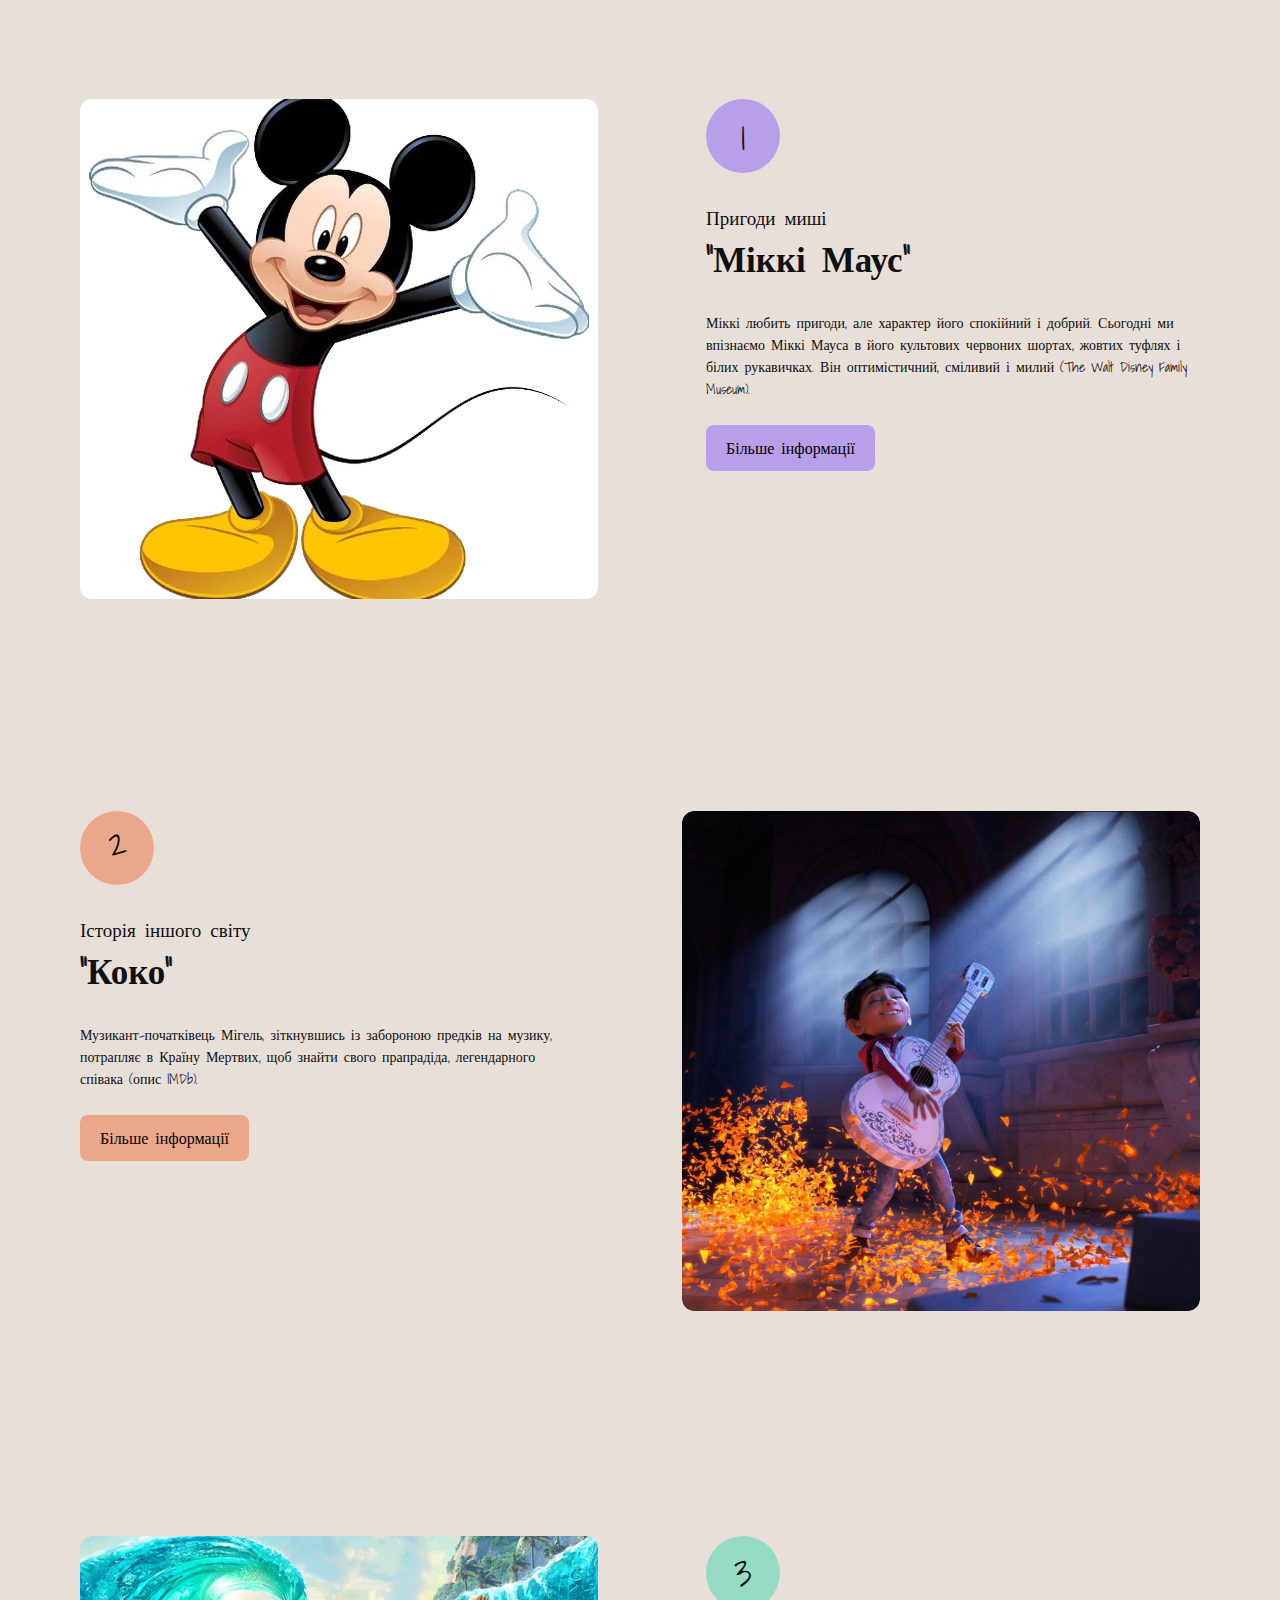
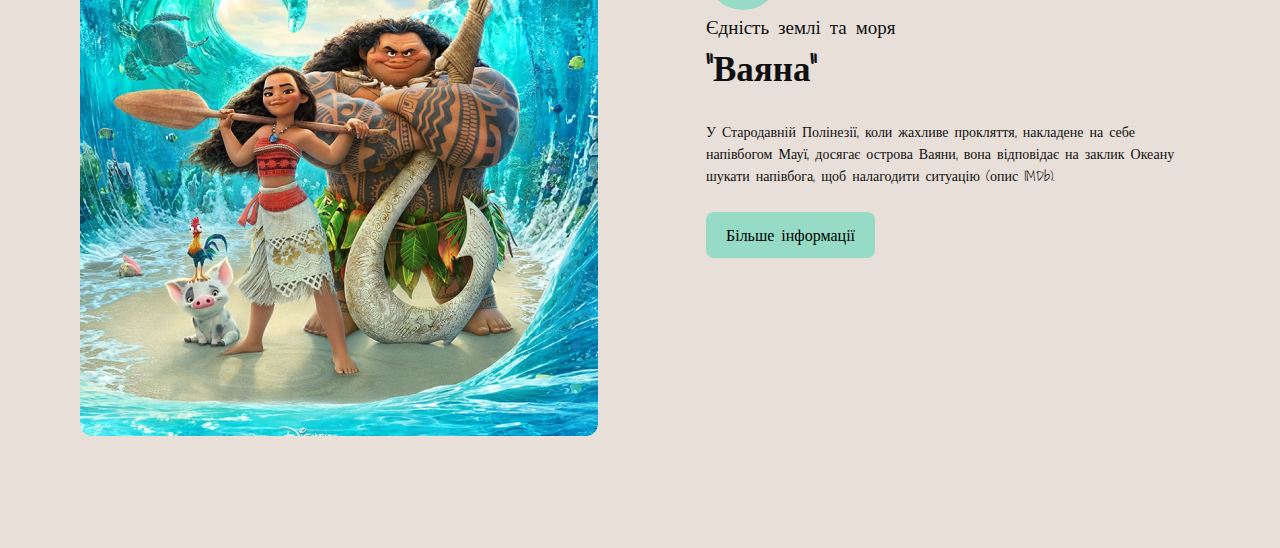
<file: index.html>
<!DOCTYPE html>
<html lang="en">

<head>
    <meta charset="UTF-8">
    <meta name="viewport" content="width=device-width, initial-scale=1.0">
    <title>Cartoon</title>
    <link rel="preconnect" href="https://fonts.googleapis.com">
    <link rel="preconnect" href="https://fonts.gstatic.com" crossorigin>
    <link href="https://fonts.googleapis.com/css2?family=Shadows+Into+Light&display=swap" rel="stylesheet">
    <link rel="stylesheet" href="style.css">
</head>

<body>
    <main class="main">
        <section class="mickey">
            <div class="container mickey-wrap">
                <img src="./images/image1.png" alt="Mikkie Mouse" class="mickey-img">
                <div>
                    <div class="mickey-number">1</div>
                    <span class="name">Пригоди миші</span>
                    <h2 class="title">“Міккі Маус”</h2>
                    <p class="text">Міккі любить пригоди, але характер його спокійний і добрий. Сьогодні ми впізнаємо
                        Міккі Мауса в його культових червоних шортах, жовтих туфлях і білих рукавичках. Він
                        оптимістичний, сміливий і милий (The Walt Disney Family Museum).</p>
                    <a class="mickey-link" href="https://www.youtube.com/watch?v=-Cre847ZpPc">Більше інформації</a>
                </div>
            </div>
        </section>
        <section class="koko">
            <div class="container koko-wrap">
                <div>
                    <div class="koko-number">
                        2
                    </div>
                    <span class="name">Історія іншого світу</span>
                    <h2 class="title">“Коко”</h2>
                    <p class="text">Музикант-початківець Мігель, зіткнувшись із забороною предків на музику, потрапляє в
                        Країну Мертвих, щоб знайти свого прапрадіда, легендарного співака (опис IMDb).</p>
                    <a class="koko-link" href="https://www.youtube.com/watch?v=Rvr68u6k5sI">Більше інформації</a>
                </div>
                <img src="./images/image2.png" alt="Мультик “Коко”" class="koko-img">
            </div>
        </section>
        <section class="moana">
            <div class="container moana-wrap">
                <img src="./images/image3.png" alt="Мультик “Ваяна”" class="moana-img">
                <div>
                    <div class="moana-number">
                        3
                    </div>
                    <span class="name">Єдність землі та моря</span>
                    <h2 class="title">“Ваяна”</h2>
                    <p class="text">У Стародавній Полінезії, коли жахливе прокляття, накладене на себе напівбогом Мауї,
                        досягає острова Ваяни, вона відповідає на заклик Океану шукати напівбога, щоб налагодити
                        ситуацію (опис IMDb).</p>
                    <a class="moana-link" href="https://www.youtube.com/watch?v=C6PbWhWGUrY">Більше інформації</a>
                </div>
            </div>
        </section>
    </main>

</body>

</html>
</file>
<file: style.css>
:root {
    --background-color: #E7DFD8;
    --text-color: #101010;
    --first-section-color: #B99FEA;
    --link-color: #000000;
    --second-section-color: #EBA789;
    --third-section-color: #96DBC6;
}

.container {
    width: 1120px;
    margin: 0 auto;
    padding: 0 15px;
}

body {
    box-sizing: content-box;
    background-color: var(--background-color);
    margin: 0 auto;
    color: var(--text-color);
    font-family: 'Shadows Into Light', cursive;
}

h1,
h2,
h3,
h4,
h5,
h6 {
    margin: 0;
    padding: 0;
}

a {
    text-decoration: none;


}

.mickey {
    padding-top: 99px;
    padding-bottom: 99px;
}

.mickey-wrap {
    display: flex;
    justify-content: space-between;
}

.mickey-number {
    width: 74px;
    height: 74px;
    background-color: var(--first-section-color);
    border-radius: 100px;
    font-size: 38px;
    line-height: 63%;
    text-align: center;
    margin-bottom: 28px;
    display: flex;
    justify-content: center;
    align-items: center;
}

.name {
    font-size: 19px;
    line-height: 189%;
}

.title {
    font-size: 35px;
    line-height: 130%;
    margin-bottom: 30px;
}

.text {
    width: 494px;
    font-size: 14px;
    line-height: 157%;
    margin-bottom: 35px;
}

.mickey-link {
    background-color: var(--first-section-color);
    border-radius: 8px;
    padding: 10px 20px;
    color: var(--link-color);
    font-size: 16px;
    line-height: 138%;
}

.koko {
    padding-top: 113px;
    padding-bottom: 112px;
}
.koko-wrap{
    display: flex;
    justify-content: space-between;
}
.koko-number {
    width: 74px;
    height: 74px;
    background-color: var(--second-section-color);
    border-radius: 100px;
    text-align: center;
    margin-bottom: 28px;
    font-size: 38px;
}

.koko-link {
    border-radius: 8px;
    background-color: var(--second-section-color);
    padding: 10px 20px;
    font-size: 16px;
    line-height: 138%;
    color: var(--link-color);

}

.koko-img {
    width: 518px;
    border-radius: 12px;
}
.moana-wrap{
display: flex;
justify-content: space-between;
}
.moana-img {
    border-radius: 12px;
}

.moana-number {
    border-radius: 100px;
    background-color: var(--third-section-color);
    width: 74px;
    height: 74px;
    font-size: 38px;
    font-weight: 40px;
    line-height: 63%;
    text-align: center;
    justify-content: center;
    align-items: center;
    display: flex;
}

.moana {
    padding-top: 113px;
    padding-bottom: 112px;
}

.moana-link {
    border-radius: 8px;
    background: var(--third-section-color);
    padding: 10px 20px;
    font-size: 16px;
    line-height: 138%;
    color: var(--link-color);
}
</file>
